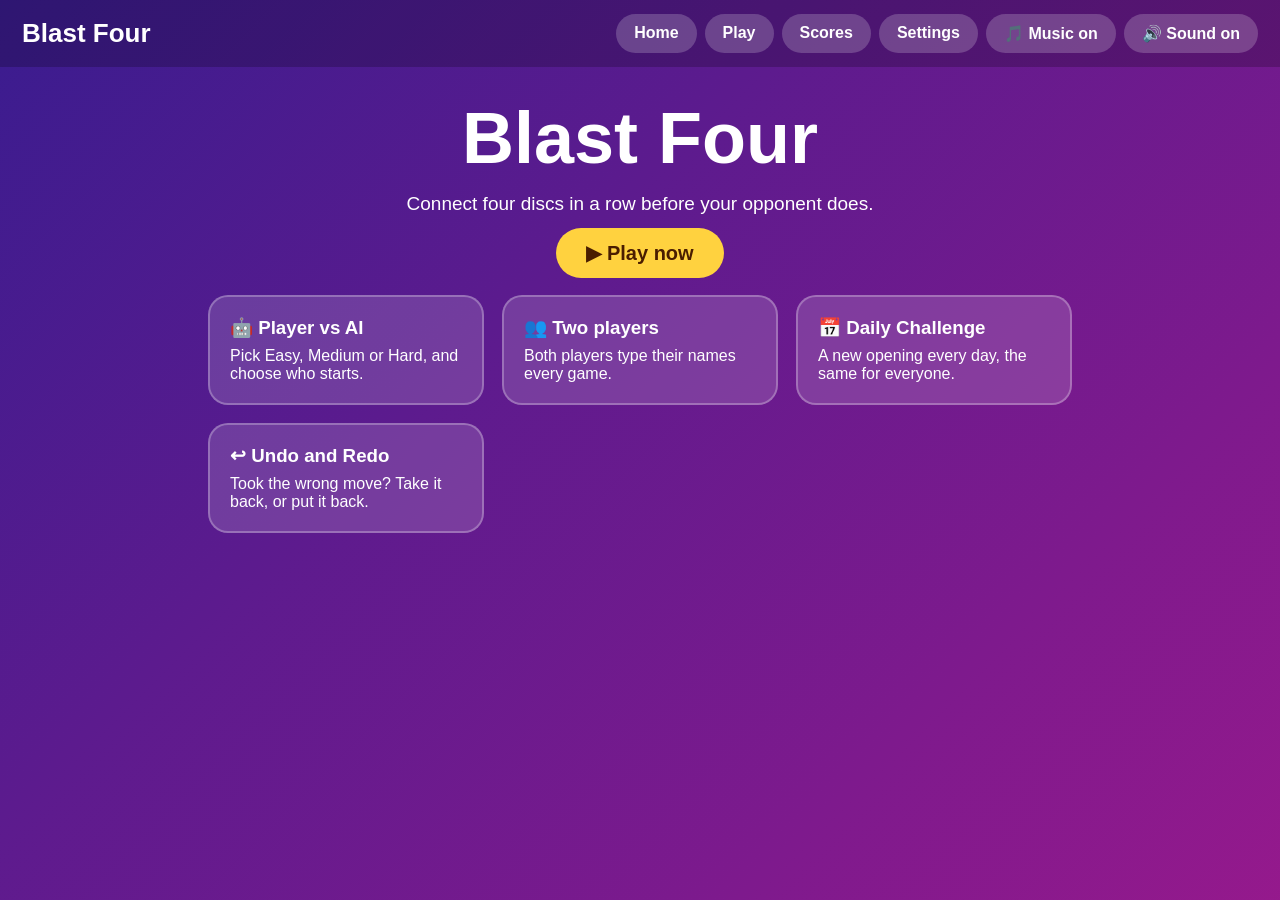
<file: index.html>
<!DOCTYPE html>
<html lang="en">
<head>
  <meta charset="UTF-8">
  <meta name="viewport" content="width=device-width, initial-scale=1">
  <title>Blast Four</title>
  <link rel="stylesheet" href="style.css">
</head>
<body>
  <header>
    <div class="logo">Blast Four</div>
    <nav>
      <a href="index.html">Home</a>
      <a href="game.html">Play</a>
      <a href="compare.html">Scores</a>
      <a href="settings.html">Settings</a>
      <button class="btn" id="musicBtn"></button>
      <button class="btn" id="soundBtn"></button>
    </nav>
  </header>
  <main>
    <h1>Blast Four</h1>
    <p class="sub">Connect four discs in a row before your opponent does.</p>
    <a class="btn big" href="game.html">▶ Play now</a>
    <div class="grid">
      <div class="card"><h3>🤖 Player vs AI</h3><p>Pick Easy, Medium or Hard, and choose who starts.</p></div>
      <div class="card"><h3>👥 Two players</h3><p>Both players type their names every game.</p></div>
      <div class="card"><h3>📅 Daily Challenge</h3><p>A new opening every day, the same for everyone.</p></div>
      <div class="card"><h3>↩ Undo and Redo</h3><p>Took the wrong move? Take it back, or put it back.</p></div>
    </div>
  </main>
  <script src="storage.js"></script>
  <script src="background.js"></script>
  <script src="sound.js"></script>
</body>
</html>
</file>
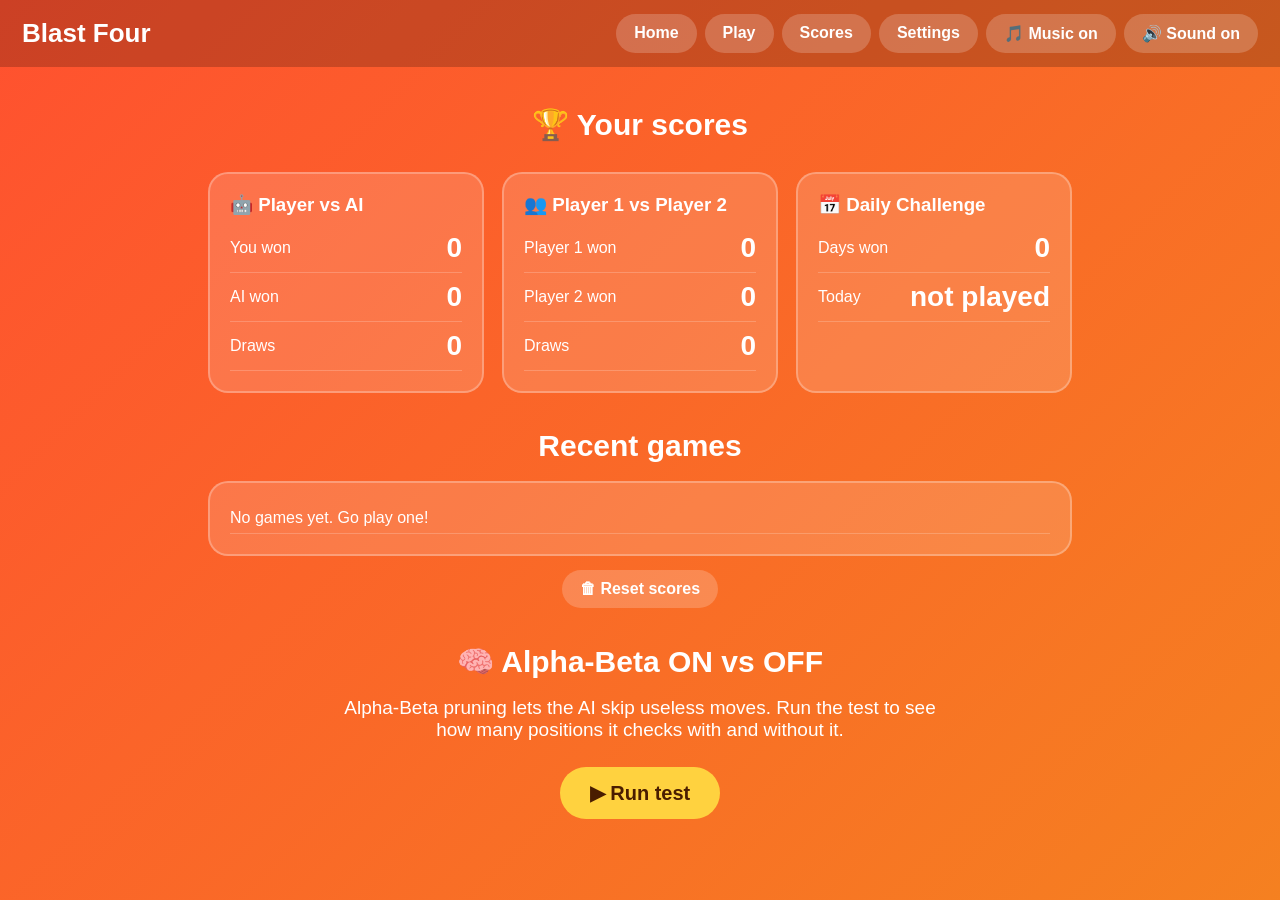
<file: compare.html>
<!DOCTYPE html>
<html lang="en">
<head>
  <meta charset="UTF-8">
  <meta name="viewport" content="width=device-width, initial-scale=1">
  <title>Blast Four</title>
  <link rel="stylesheet" href="style.css">
</head>
<body class="cmp">
  <header>
    <div class="logo">Blast Four</div>
    <nav>
      <a href="index.html">Home</a>
      <a href="game.html">Play</a>
      <a href="compare.html">Scores</a>
      <a href="settings.html">Settings</a>
      <button class="btn" id="musicBtn"></button>
      <button class="btn" id="soundBtn"></button>
    </nav>
  </header>
  <main>
    <h2>🏆 Your scores</h2>
    <div class="grid" id="scores"></div>
    <h2 style="margin-top:36px">Recent games</h2>
    <div class="card"><ul id="recent"></ul></div>
    <p><button class="btn" id="reset" style="margin-top:14px">🗑 Reset scores</button></p>
    <h2 style="margin-top:36px">🧠 Alpha-Beta ON vs OFF</h2>
    <p class="sub">Alpha-Beta pruning lets the AI skip useless moves. Run the test to see how many positions it checks with and without it.</p>
    <button class="btn big" id="run">▶ Run test</button>
    <table id="speed" hidden></table>
  </main>
  <script src="engine.js"></script>
  <script src="storage.js"></script>
  <script src="background.js"></script>
  <script src="sound.js"></script>
  <script src="compare.js"></script>
</body>
</html>
</file>
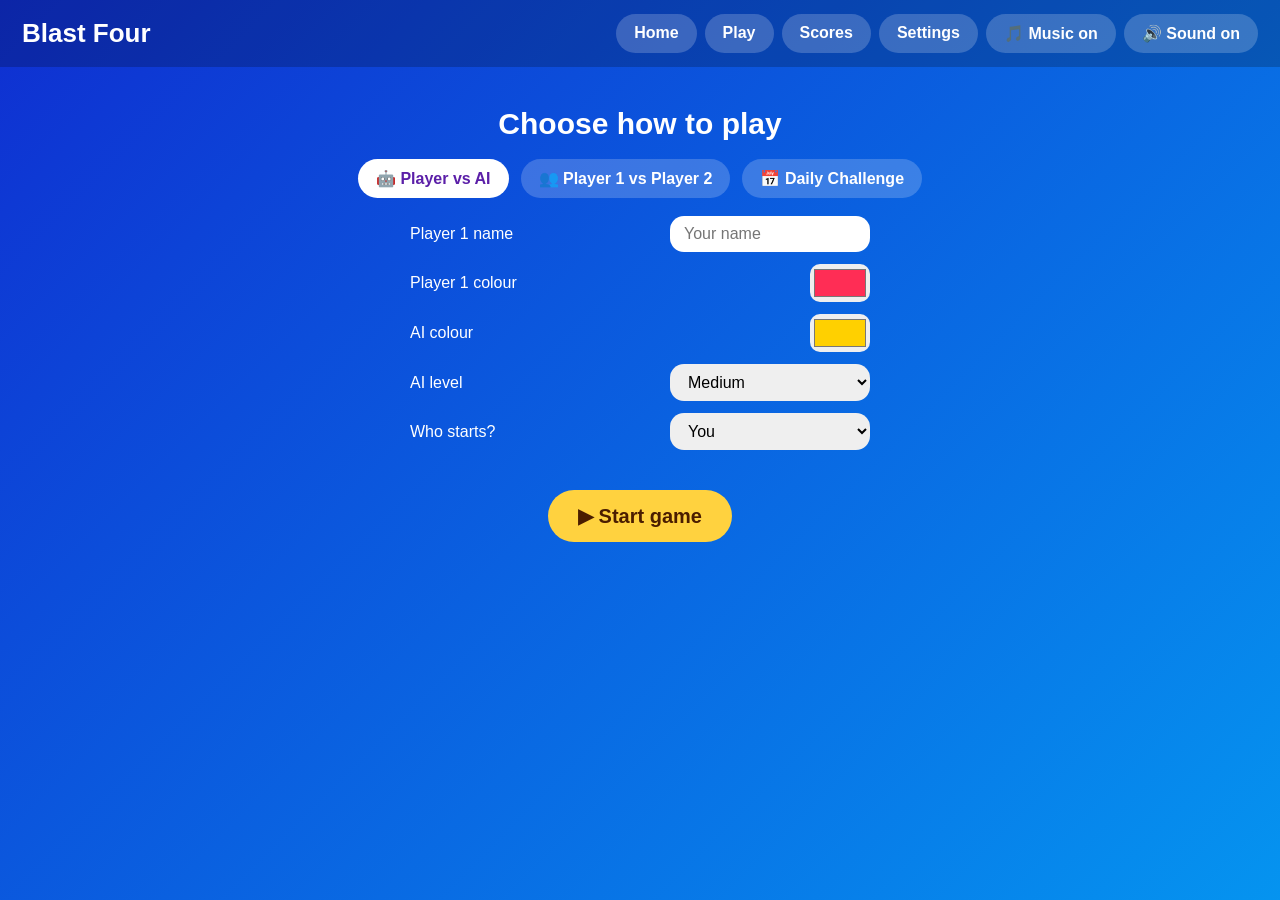
<file: game.html>
<!DOCTYPE html>
<html lang="en">
<head>
  <meta charset="UTF-8">
  <meta name="viewport" content="width=device-width, initial-scale=1">
  <title>Blast Four</title>
  <link rel="stylesheet" href="style.css">
</head>
<body class="play">
  <header>
    <div class="logo">Blast Four</div>
    <nav>
      <a href="index.html">Home</a>
      <a href="game.html">Play</a>
      <a href="compare.html">Scores</a>
      <a href="settings.html">Settings</a>
      <button class="btn" id="musicBtn"></button>
      <button class="btn" id="soundBtn"></button>
    </nav>
  </header>
  <main>
    <section id="setup">
      <h2>Choose how to play</h2>
      <div class="bar">
        <button class="btn mode" data-mode="ai">🤖 Player vs AI</button>
        <button class="btn mode" data-mode="2p">👥 Player 1 vs Player 2</button>
        <button class="btn mode" data-mode="daily">📅 Daily Challenge</button>
      </div>
      <p class="sub" id="dailyInfo" hidden></p>
      <div class="form">
        <label>Player 1 name <input type="text" id="name1" maxlength="12" placeholder="Your name"></label>
        <label id="name2Row">Player 2 name <input type="text" id="name2" maxlength="12" placeholder="Friend's name"></label>
        <label>Player 1 colour <input type="color" id="color1" value="#ff2d55"></label>
        <label><span id="label2">AI colour</span> <input type="color" id="color2" value="#ffd000"></label>
        <label id="levelRow">AI level
          <select id="level">
            <option>Easy</option>
            <option selected>Medium</option>
            <option>Hard</option>
          </select>
        </label>
        <label id="firstRow">Who starts? <select id="first"></select></label>
      </div>
      <p class="error" id="setupError"></p>
      <button class="btn big" id="start">▶ Start game</button>
    </section>

    <section id="game" hidden>
      <div class="bar"><div class="pill" id="p1"></div><div class="pill" id="p2"></div></div>
      <div id="msg"></div>
      <div class="board" id="board"></div>
      <div class="bar">
        <button class="btn" id="undo">Undo</button>
        <button class="btn" id="redo">Redo</button>
        <button class="btn" id="newGame">New game</button>
      </div>
    </section>

    <div class="modal" id="modal">
      <div class="box">
        <h1 id="resultTitle" style="font-size:42px"></h1>
        <p class="sub" id="resultText"></p>
        <button class="btn big" id="rematch">Rematch</button>
        <button class="btn big" id="newPlayers">New players</button>
      </div>
    </div>
  </main>
  <script src="engine.js"></script>
  <script src="storage.js"></script>
  <script src="background.js"></script>
  <script src="sound.js"></script>
  <script src="game.js"></script>
</body>
</html>
</file>
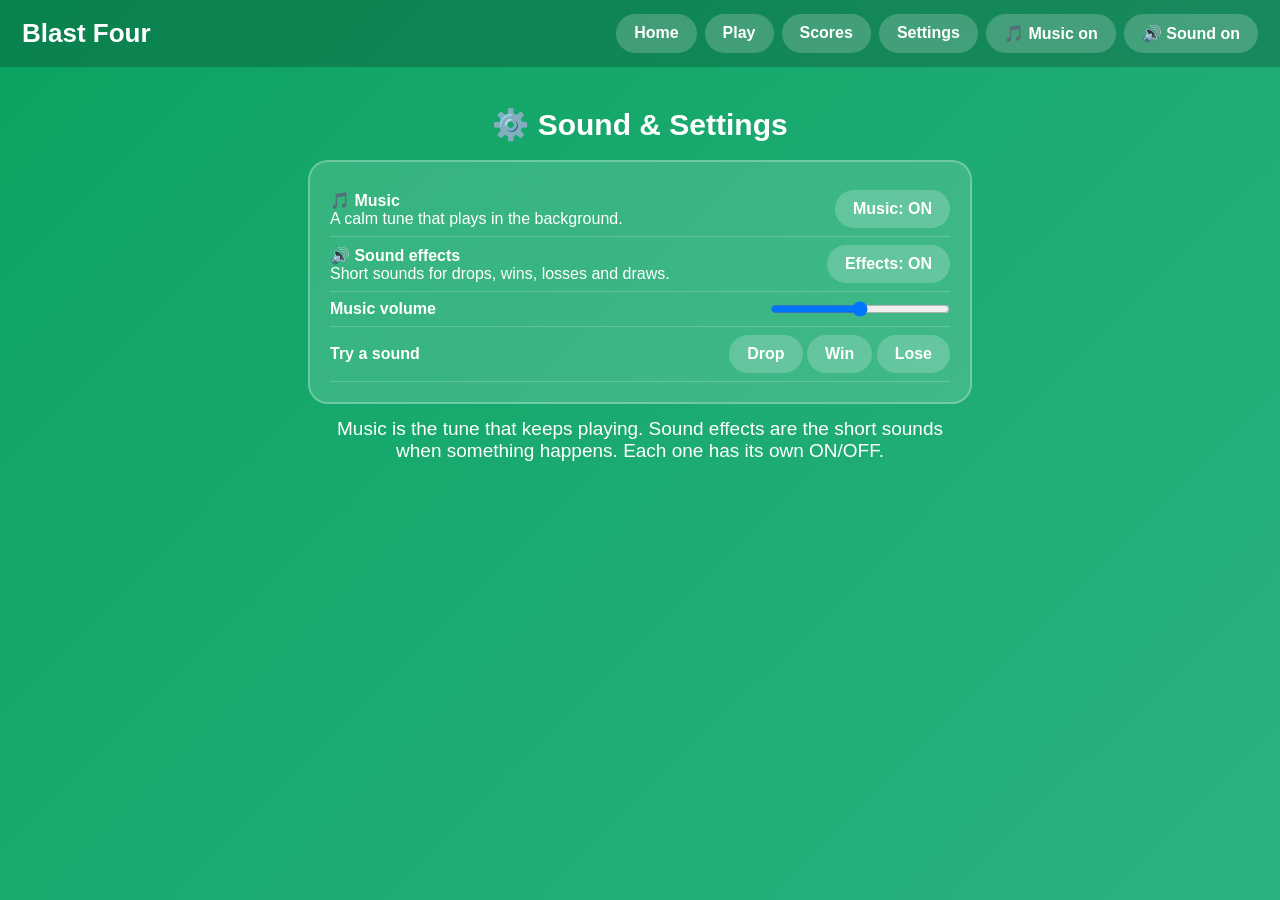
<file: settings.html>
<!DOCTYPE html>
<html lang="en">
<head>
  <meta charset="UTF-8">
  <meta name="viewport" content="width=device-width, initial-scale=1">
  <title>Blast Four</title>
  <link rel="stylesheet" href="style.css">
</head>
<body class="set">
  <header>
    <div class="logo">Blast Four</div>
    <nav>
      <a href="index.html">Home</a>
      <a href="game.html">Play</a>
      <a href="compare.html">Scores</a>
      <a href="settings.html">Settings</a>
      <button class="btn" id="musicBtn"></button>
      <button class="btn" id="soundBtn"></button>
    </nav>
  </header>
  <main>
    <h2>⚙️ Sound &amp; Settings</h2>
    <div class="card">
      <div class="row"><span><b>🎵 Music</b><br>A calm tune that plays in the background.</span><button class="btn" id="musicToggle"></button></div>
      <div class="row"><span><b>🔊 Sound effects</b><br>Short sounds for drops, wins, losses and draws.</span><button class="btn" id="sfxToggle"></button></div>
      <div class="row"><span><b>Music volume</b></span><input type="range" id="volume" min="0" max="1" step="0.05"></div>
      <div class="row">
        <span><b>Try a sound</b></span>
        <span>
          <button class="btn" data-sound="drop">Drop</button>
          <button class="btn" data-sound="win">Win</button>
          <button class="btn" data-sound="lose">Lose</button>
        </span>
      </div>
    </div>
    <p class="sub">Music is the tune that keeps playing. Sound effects are the short sounds when something happens. Each one has its own ON/OFF.</p>
  </main>
  <script src="storage.js"></script>
  <script src="background.js"></script>
  <script src="sound.js"></script>
  <script src="settings.js"></script>
</body>
</html>
</file>
<file: style.css>
/* ===== Blast Four styles ===== */

* { box-sizing: border-box; margin: 0; }
[hidden] { display: none !important; }

body {
  font-family: "Trebuchet MS", Verdana, sans-serif;
  color: #fff;
  min-height: 100vh;
  background: linear-gradient(135deg, #3a1c8f, #c2188b, #ff8a3c);
  background-size: 300% 300%;
  animation: shift 16s ease infinite;
}
@keyframes shift { 50% { background-position: 100% 50%; } }

header {
  display: flex;
  flex-wrap: wrap;
  gap: 10px;
  align-items: center;
  justify-content: space-between;
  padding: 14px 22px;
  background: #0003;
}
.logo { font-size: 26px; font-weight: 900; }
nav { display: flex; flex-wrap: wrap; gap: 8px; }

nav a, .btn {
  color: #fff;
  text-decoration: none;
  border: 0;
  cursor: pointer;
  font: inherit;
  font-weight: 700;
  padding: 10px 18px;
  border-radius: 30px;
  background: #fff3;
}
nav a:hover, .btn:hover, .btn.on { background: #fff; color: #5b1fa8; }
.btn:disabled { opacity: 0.4; cursor: not-allowed; background: #fff3; color: #fff; }
.btn.big { font-size: 20px; padding: 14px 30px; background: #ffd23f; color: #4a1d00; }

main { max-width: 900px; margin: 0 auto; padding: 30px 18px 60px; text-align: center; }
h1 { font-size: clamp(40px, 8vw, 72px); }
h2 { margin: 10px 0 18px; font-size: 30px; }
.sub { font-size: 19px; max-width: 620px; margin: 14px auto 26px; }

.grid {
  display: grid;
  grid-template-columns: repeat(auto-fit, minmax(240px, 1fr));
  gap: 18px;
  margin-top: 30px;
}
.card {
  background: #ffffff26;
  border: 2px solid #fff4;
  border-radius: 20px;
  padding: 20px;
  text-align: left;
}
.card h3 { margin-bottom: 8px; }

/* setup form */
.form { max-width: 460px; margin: 18px auto; display: grid; gap: 12px; }
.form label { display: flex; justify-content: space-between; align-items: center; gap: 12px; }
input[type=text], select {
  font: inherit;
  padding: 9px 14px;
  border: 0;
  border-radius: 14px;
  width: 200px;
}
input[type=color] { width: 60px; height: 38px; border: 0; border-radius: 10px; }
.error { color: #ffe27a; font-weight: 700; min-height: 22px; }

/* game board: --c1 and --c2 are the two player colours */
.board {
  --c1: #ff2d55;
  --c2: #ffd000;
  display: grid;
  grid-template-columns: repeat(7, 1fr);
  gap: 8px;
  width: min(560px, 94vw);
  margin: 14px auto;
  padding: 14px;
  border-radius: 24px;
  background: linear-gradient(#3b5bff, #1b25a8);
  box-shadow: 0 12px 0 #10187a;
}
.cell {
  aspect-ratio: 1;
  position: relative;
  cursor: pointer;
  border-radius: 50%;
  background: #0b1146;
}
.cell:hover { background: #18227a; }
.disc { position: absolute; inset: 5%; border-radius: 50%; }
.disc.p1 { background: radial-gradient(circle at 32% 30%, #fffa, var(--c1) 45%); }
.disc.p2 { background: radial-gradient(circle at 32% 30%, #fffa, var(--c2) 45%); }
.disc.drop { animation: drop 0.4s ease-in; }
.disc.win { box-shadow: 0 0 16px 6px #fff; animation: pulse 0.6s infinite alternate; }
@keyframes drop { from { transform: translateY(-450%); } }
@keyframes pulse { to { transform: scale(0.82); } }

.bar { display: flex; justify-content: center; align-items: center; gap: 12px; flex-wrap: wrap; margin: 8px; }
.pill { padding: 10px 20px; border-radius: 30px; font-weight: 800; background: #0004; border: 3px solid transparent; }
.pill.turn { border-color: #fff; background: #fff3; }
.dot { display: inline-block; width: 16px; height: 16px; border-radius: 50%; margin-right: 6px; vertical-align: -2px; }
#msg { min-height: 28px; font-weight: 700; font-size: 18px; }

.modal { position: fixed; inset: 0; display: none; align-items: center; justify-content: center; background: #000a; }
.modal.on { display: flex; }
.box { padding: 34px 40px; border-radius: 28px; border: 4px solid #fff; background: linear-gradient(135deg, #5b1fa8, #c2188b); }

/* scores page */
.row { display: flex; justify-content: space-between; align-items: center; padding: 8px 0; border-bottom: 1px solid #fff3; }
.stat { font-size: 28px; }
table { width: 100%; margin-top: 14px; border-collapse: collapse; background: #0003; }
th, td { padding: 10px; border-bottom: 1px solid #fff3; }
ul { list-style: none; padding: 0; text-align: left; }
li { padding: 6px 0; border-bottom: 1px solid #fff3; }

/* ===== Floating balls (made by js/background.js) ===== */
.balls {
  position: fixed;
  inset: 0;
  z-index: 0;
  pointer-events: none;
}
.balls i {
  position: absolute;
  bottom: -90px;
  width: var(--size);
  height: var(--size);
  border-radius: 50%;
  background: radial-gradient(circle at 30% 30%, #fff9, var(--color));
  opacity: 0.45;
  animation: float var(--time) linear infinite;
}
@keyframes float { to { transform: translateY(-120vh); } }

header, main { position: relative; z-index: 1; }
body { overflow-x: hidden; }

/* a different colour mood for each page */
body.play { background: linear-gradient(135deg, #0f2fd1, #00c6ff, #7b2ff7); background-size: 300% 300%; }
body.cmp  { background: linear-gradient(135deg, #ff512f, #f09819, #dd2476); background-size: 300% 300%; }

@media (prefers-reduced-motion: reduce) {
  .balls i, body { animation: none; }
}

/* ===== Settings page ===== */
body.set { background: linear-gradient(135deg, #0ba360, #3cba92, #0099ff); background-size: 300% 300%; }
body.set main { max-width: 700px; }
input[type=range] { width: 180px; }
</file>
